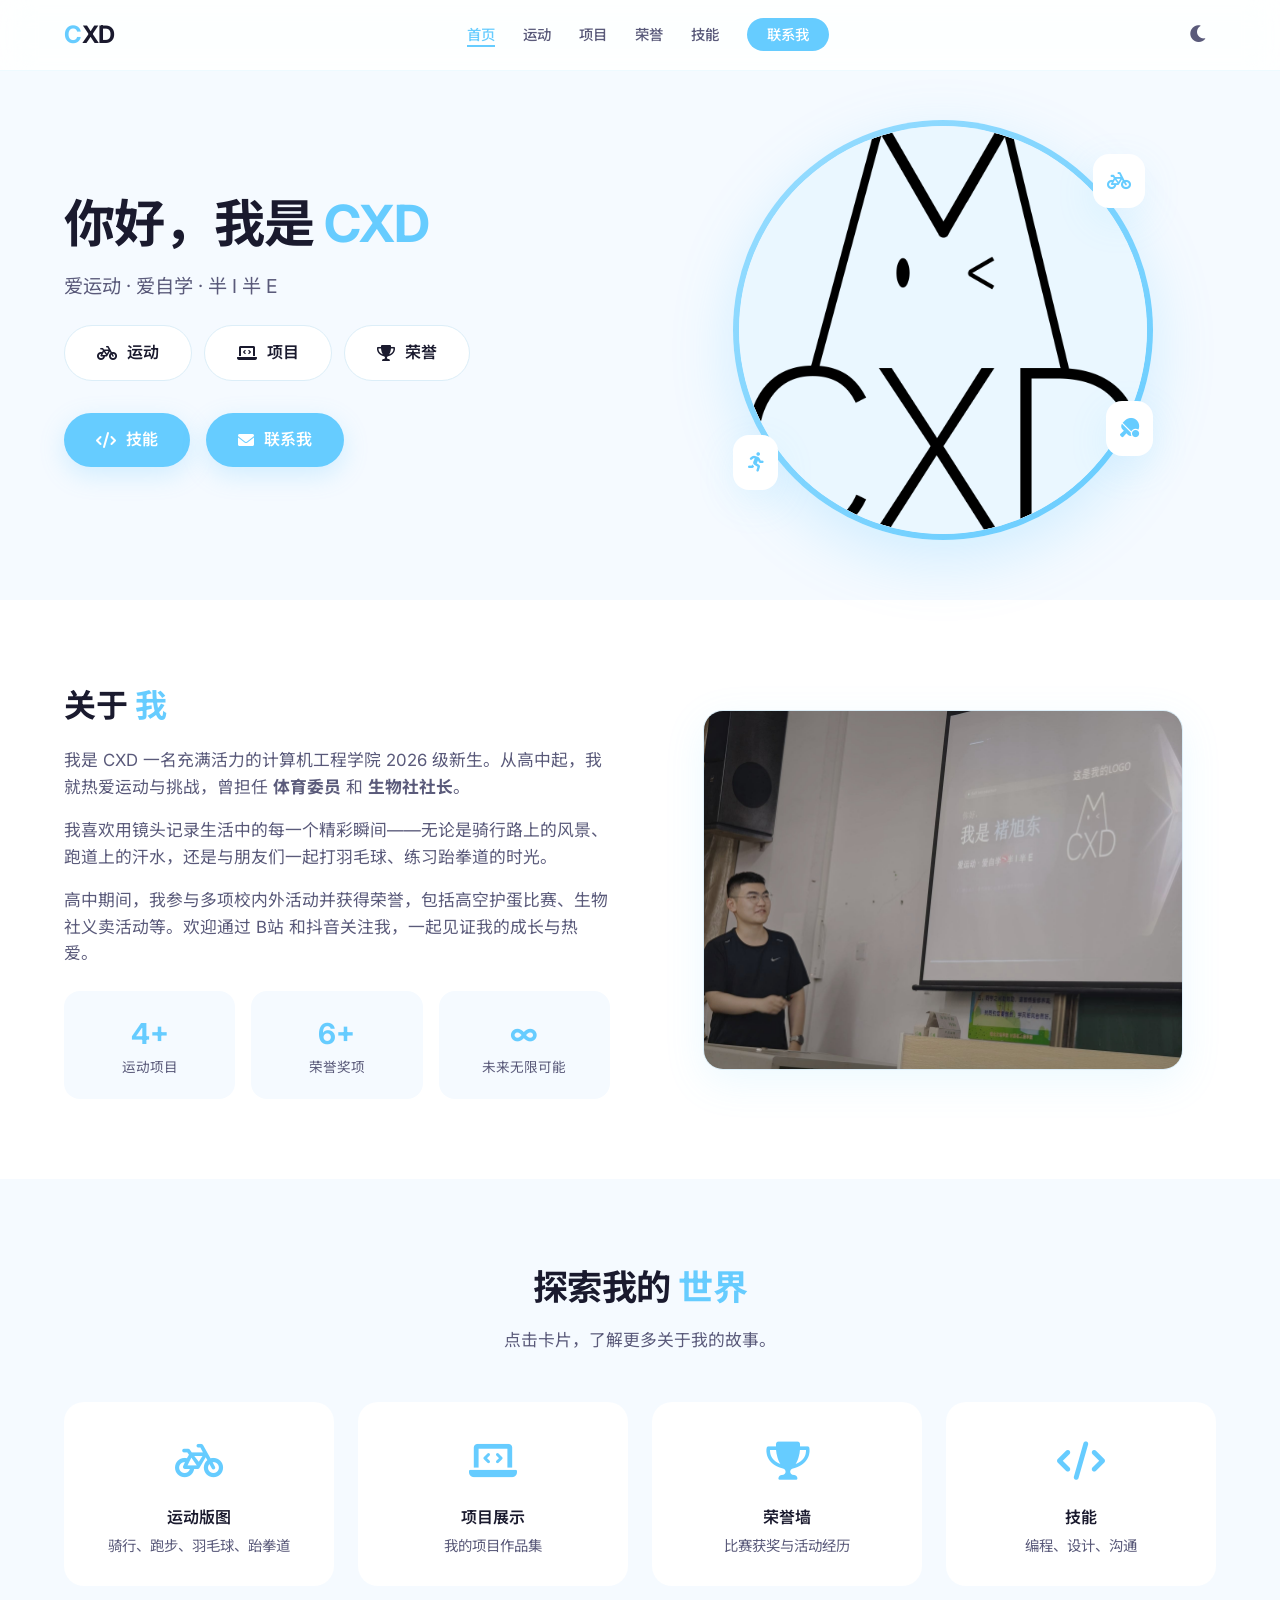
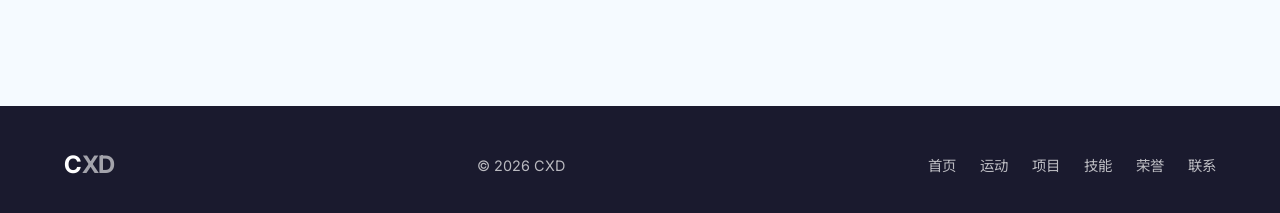
<file: index.html>
<!DOCTYPE html>
<html lang="zh-CN">
<head>
    <meta charset="UTF-8" />
    <meta name="viewport" content="width=device-width, initial-scale=1.0" />
    <title>CXD · 首页</title>
    <link rel="stylesheet" href="css/style.css" />
    <link rel="stylesheet" href="https://cdnjs.cloudflare.com/ajax/libs/font-awesome/6.0.0-beta3/css/all.min.css" />
    <link href="https://fonts.googleapis.com/css2?family=Inter:opsz,wght@14..32,400;14..32,500;14..32,600;14..32,700&family=Noto+Sans+SC:wght@400;500;600;700&display=swap" rel="stylesheet" />
</head>
<body>

    <!-- 弹窗 -->
    <!-- 
    <div class="modal-overlay" id="modalOverlay">
        <div class="modal-box">
            <div class="modal-icon"><i class="fas fa-code"></i></div>
            <h2>网页正在开发中</h2>
            <p>内容仅供参考，更多精彩即将上线！</p>
            <button class="btn btn-primary" id="modalCloseBtn">我知道了</button>
        </div>
    </div>
    -->

    <!-- 导航栏 -->
    <nav class="navbar" id="navbar">
        <div class="container">
            <a href="index.html" class="logo">C<span>XD</span></a>
            <ul class="nav-links" id="navLinks">
                <li><a href="index.html" class="active">首页</a></li>
                <li><a href="sports.html">运动</a></li>
                <li><a href="projects.html">项目</a></li>
                <li><a href="honors.html">荣誉</a></li>
                <li><a href="skills.html">技能</a></li>
                <li><a href="contact.html" class="nav-cta">联系我</a></li>
            </ul>
            <button class="theme-toggle" id="themeToggle" aria-label="切换主题"><i class="fas fa-moon"></i></button>
            <button class="menu-toggle" id="menuToggle" aria-label="菜单">
                <span></span><span></span><span></span>
            </button>
        </div>
    </nav>

    <!-- Hero -->
    <section class="hero" id="home">
        <div class="container">
            <div class="hero-content">
                <h1>你好，我是 <span class="highlight">CXD</span></h1>
                <p class="tagline">爱运动 · 爱自学 · 半 I 半 E</p>
                <div class="hero-badges">
                    <a href="sports.html" class="btn btn-outline"><i class="fas fa-bicycle"></i> 运动</a>
                    <a href="projects.html" class="btn btn-outline"><i class="fas fa-laptop-code"></i> 项目</a>
                    <a href="honors.html" class="btn btn-outline"><i class="fas fa-trophy"></i> 荣誉</a>
                </div>
                <div class="hero-actions">
                    <a href="skills.html" class="btn btn-primary"><i class="fas fa-code"></i> 技能</a>
                    <a href="contact.html" class="btn btn-primary"><i class="fas fa-envelope"></i> 联系我</a>
                </div>
            </div>
            <div class="hero-visual">
                <div class="avatar-wrapper">
                    <div class="avatar">
                       <div class="avatar">
    					<img src="assets/avatar.png" alt="CXD头像" />
                    </div>
                    <div class="floating-icon"><i class="fas fa-bicycle"></i></div>
                    <div class="floating-icon"><i class="fas fa-running"></i></div>
                    <div class="floating-icon"><i class="fas fa-table-tennis"></i></div>
                </div>
            </div>
        </div>
    </section>

    <!-- 关于我 -->
    <section class="about" id="about">
        <div class="container">
            <div class="about-text">
                <h2>关于 <span style="color:var(--primary);">我</span></h2>
                <p>我是 CXD 一名充满活力的计算机工程学院 2026 级新生。从高中起，我就热爱运动与挑战，曾担任 <strong>体育委员</strong> 和 <strong>生物社社长</strong>。</p>
                <p>我喜欢用镜头记录生活中的每一个精彩瞬间——无论是骑行路上的风景、跑道上的汗水，还是与朋友们一起打羽毛球、练习跆拳道的时光。</p>
                <p>高中期间，我参与多项校内外活动并获得荣誉，包括高空护蛋比赛、生物社义卖活动等。欢迎通过 B站 和抖音关注我，一起见证我的成长与热爱。</p>
                <div class="about-stats">
                    <div class="stat"><div class="number">4+</div><div class="label">运动项目</div></div>
                    <div class="stat"><div class="number">6+</div><div class="label">荣誉奖项</div></div>
                    <div class="stat"><div class="number">∞</div><div class="label">未来无限可能</div></div>
                </div>
            </div>
                <div class="about-image">
                <a href="honors.html" class="about-image-link" title="查看我的荣誉">
                    <img src="assets/aboutme.jpg" alt="关于我" />
                </a>
            </div>
        </div>
    </section>

    <!-- 快速导航 -->
    <section class="skills">
        <div class="container">
            <h2 class="section-title">探索我的 <span class="highlight">世界</span></h2>
            <p class="section-subtitle">点击卡片，了解更多关于我的故事。</p>
            <div class="skills-grid">
                <a href="sports.html" class="skill-card">
                    <div class="icon"><i class="fas fa-bicycle"></i></div>
                    <h4>运动版图</h4>
                    <p>骑行、跑步、羽毛球、跆拳道</p>
                </a>
                <a href="projects.html" class="skill-card">
                    <div class="icon"><i class="fas fa-laptop-code"></i></div>
                    <h4>项目展示</h4>
                    <p>我的项目作品集</p>
                </a>
                <a href="honors.html" class="skill-card">
                    <div class="icon"><i class="fas fa-trophy"></i></div>
                    <h4>荣誉墙</h4>
                    <p>比赛获奖与活动经历</p>
                </a>
                <a href="skills.html" class="skill-card">
                    <div class="icon"><i class="fas fa-code"></i></div>
                    <h4>技能</h4>
                    <p>编程、设计、沟通</p>
                </a>
            </div>
        </div>
    </section>

    <!-- 页脚 -->
    <footer class="footer">
        <div class="container">
            <a href="index.html" class="logo">C<span>XD</span></a>
            <p>&copy; 2026 CXD</p>
            <div class="footer-links">
                <a href="index.html">首页</a>
                <a href="sports.html">运动</a>
                <a href="projects.html">项目</a>
                <a href="skills.html">技能</a>
                <a href="honors.html">荣誉</a>
                <a href="contact.html">联系</a>
            </div>
        </div>
    </footer>

    <script src="js/script.js"></script>
</body>
</html>
</file>
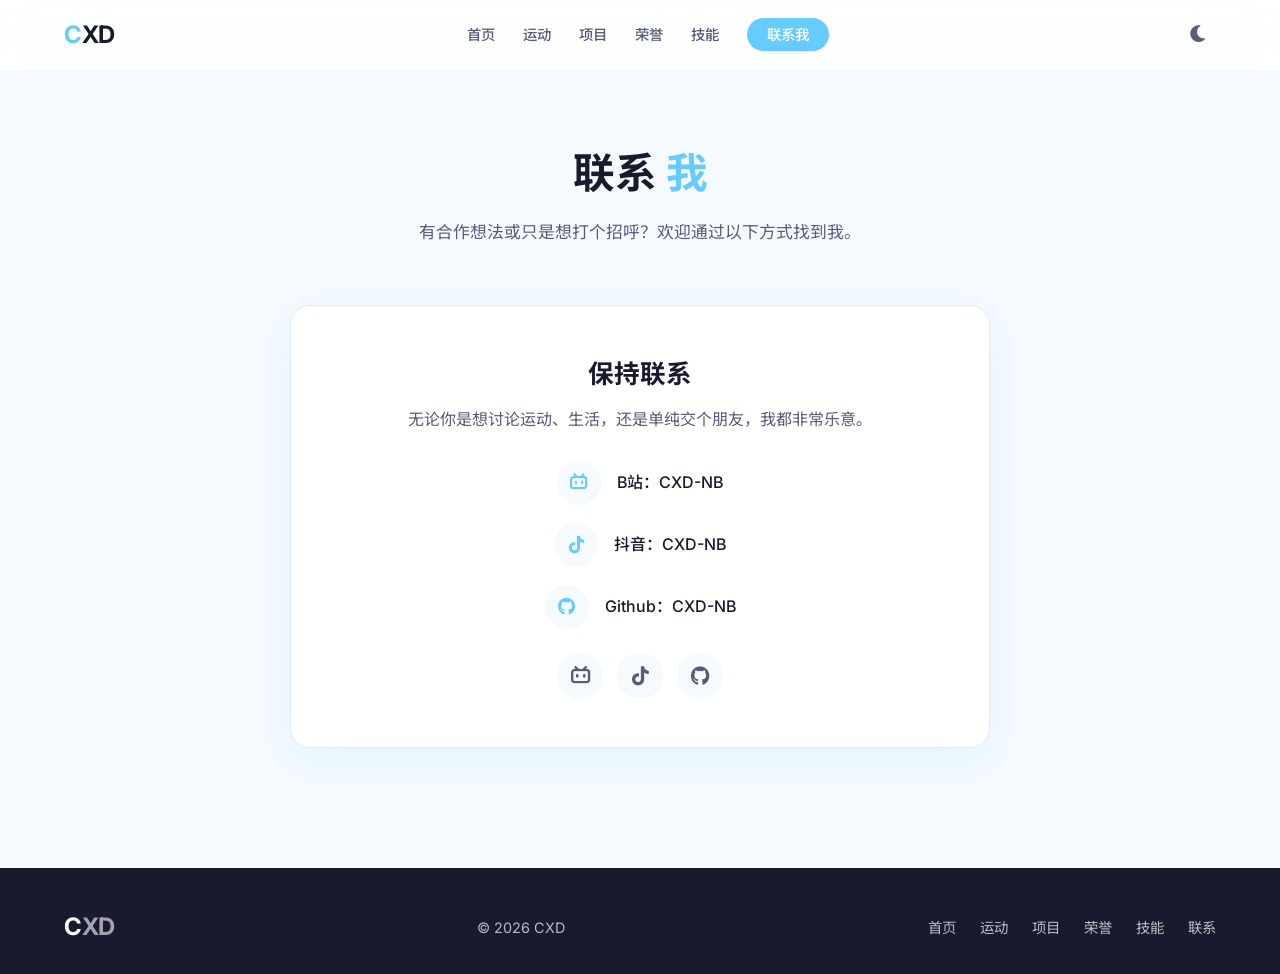
<file: contact.html>
<!DOCTYPE html>
<html lang="zh-CN">
<head>
    <meta charset="UTF-8" />
    <meta name="viewport" content="width=device-width, initial-scale=1.0" />
    <title>CXD · 联系我</title>
    <link rel="stylesheet" href="css/style.css" />
    <link rel="stylesheet" href="https://cdnjs.cloudflare.com/ajax/libs/font-awesome/6.0.0-beta3/css/all.min.css" />
    <link href="https://fonts.googleapis.com/css2?family=Inter:opsz,wght@14..32,400;14..32,500;14..32,600;14..32,700&family=Noto+Sans+SC:wght@400;500;600;700&display=swap" rel="stylesheet" />
</head>
<body>

    <nav class="navbar" id="navbar">
        <div class="container">
            <a href="index.html" class="logo">C<span>XD</span></a>
            <ul class="nav-links" id="navLinks">
                <li><a href="index.html">首页</a></li>
                <li><a href="sports.html">运动</a></li>
                <li><a href="projects.html">项目</a></li>
                <li><a href="honors.html">荣誉</a></li>
                <li><a href="skills.html">技能</a></li>
                <li><a href="contact.html" class="nav-cta active">联系我</a></li>
            </ul>
            <button class="theme-toggle" id="themeToggle" aria-label="切换主题"><i class="fas fa-moon"></i></button>
            <button class="menu-toggle" id="menuToggle" aria-label="菜单"><span></span><span></span><span></span></button>
        </div>
    </nav>

    <div class="page-header">
        <h1>联系 <span style="color:var(--primary);">我</span></h1>
        <p>有合作想法或只是想打个招呼？欢迎通过以下方式找到我。</p>
    </div>

    <section class="contact" style="padding-top:20px;">
        <div class="container">
            <div class="contact-wrapper">
                <div class="contact-info">
                    <h3>保持联系</h3>
                    <p>无论你是想讨论运动、生活，还是单纯交个朋友，我都非常乐意。</p>
                    <a href="https://space.bilibili.com/1492000998" target="_blank" class="contact-item">
                        <div class="icon"><i class="fab fa-bilibili"></i></div>
                        <div class="info">
                            B站：CXD-NB
                        </div>
                    </a>
                    <a href="https://v.douyin.com/TBlBTiqC5CA/ 7@1.com :5pm" target="_blank" class="contact-item">
                        <div class="icon"><i class="fab fa-tiktok"></i></div>
                        <div class="info">
                            抖音：CXD-NB
                        </div>
                    </a>
                    <a href="https://github.com/CXD-NB" target="_blank" class="contact-item">
                        <div class="icon"><i class="fab fa-github"></i></div>
                        <div class="info">
                            Github：CXD-NB
                        </div>
                    </a>
                    <div class="social-links">
                        <a href="https://space.bilibili.com/1492000998" target="_blank" aria-label="B站"><i class="fab fa-bilibili"></i></a>
                        <a href="https://v.douyin.com/TBlBTiqC5CA/ 7@1.com :5pm" target="_blank" aria-label="抖音"><i class="fab fa-tiktok"></i></a>
                        <a href="https://github.com/CXD-NB" target="_blank" aria-label="Github"><i class="fab fa-github"></i></a>
                    </div>
                </div>
            </div>
        </div>
    </section>

    <footer class="footer">
        <div class="container">
            <a href="index.html" class="logo">C<span>XD</span></a>
            <p>&copy; 2026 CXD</p>
            <div class="footer-links">
                <a href="index.html">首页</a>
                <a href="sports.html">运动</a>
                <a href="projects.html">项目</a>
                <a href="honors.html">荣誉</a>
                <a href="skills.html">技能</a>
                <a href="contact.html">联系</a>
            </div>
        </div>
    </footer>

    <script src="js/script.js"></script>
</body>
</html>
</file>
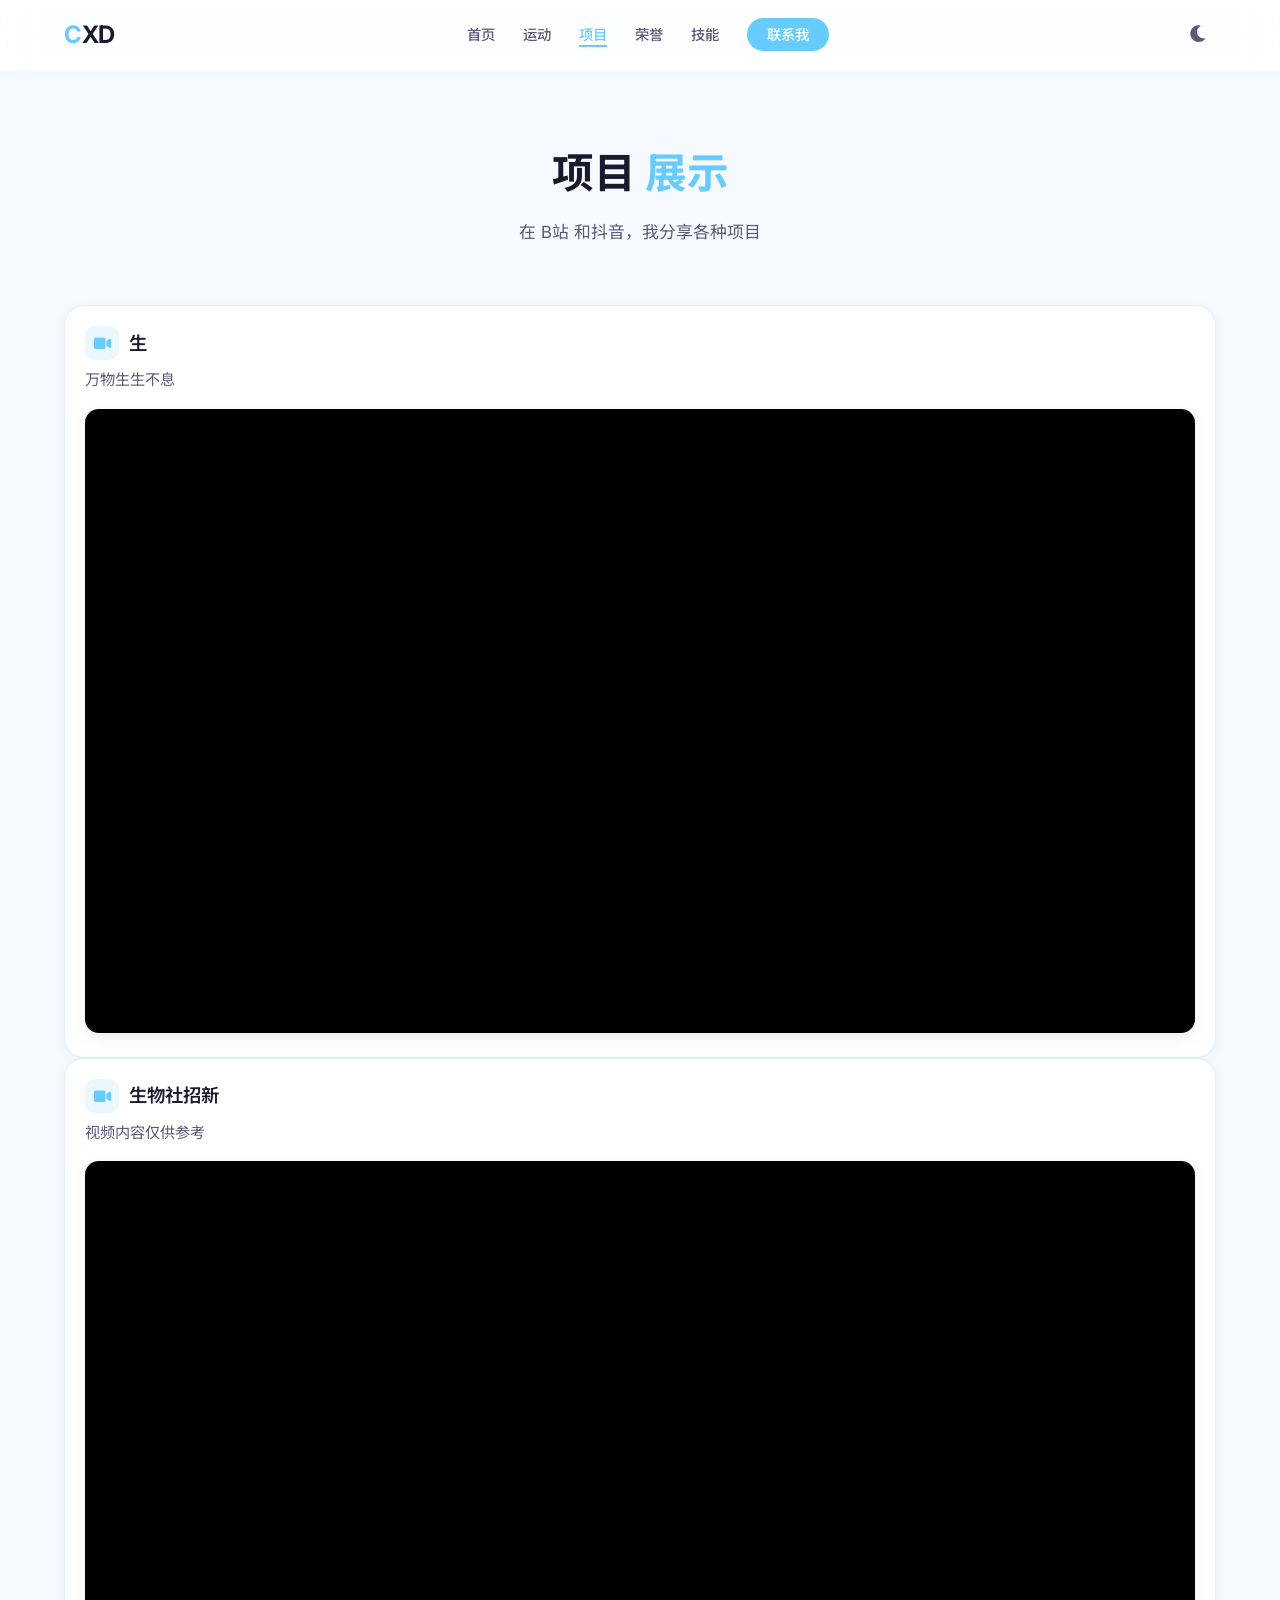
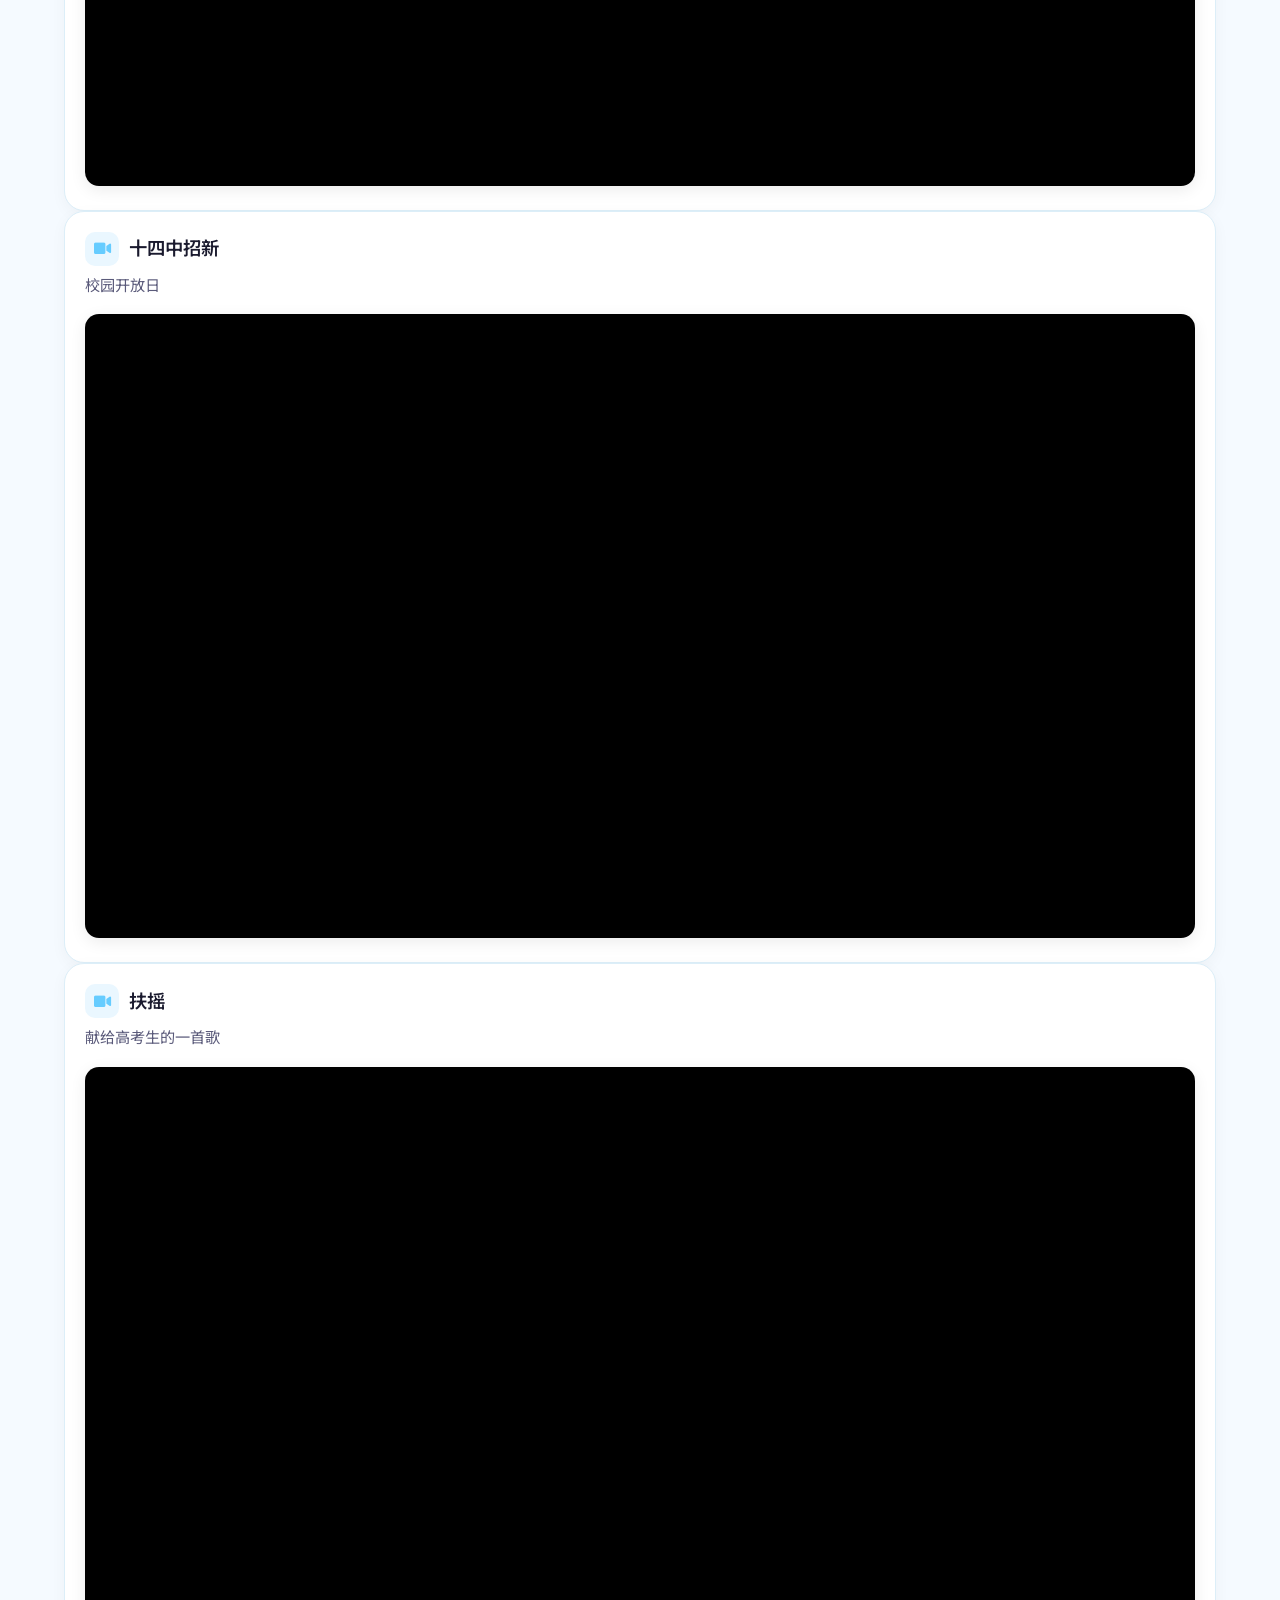
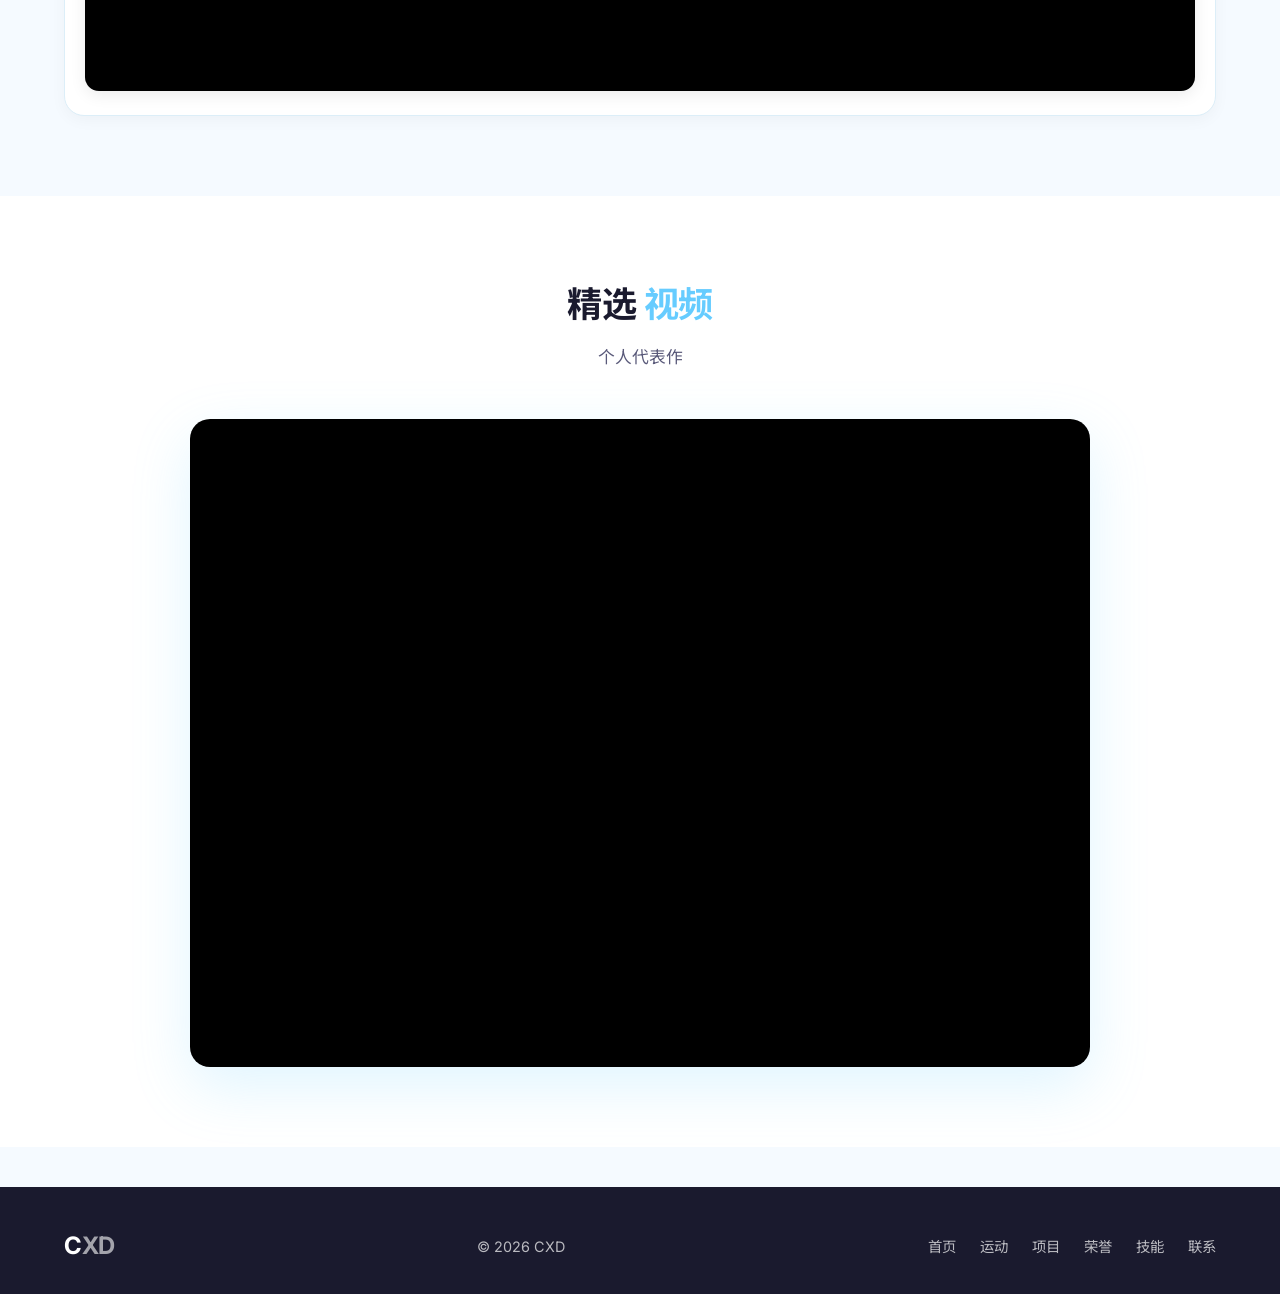
<file: projects.html>
<!DOCTYPE html>
<html lang="zh-CN">
<head>
    <meta charset="UTF-8" />
    <meta name="viewport" content="width=device-width, initial-scale=1.0" />
    <title>CXD · 项目展示</title>
    <link rel="stylesheet" href="css/style.css" />
    <link rel="stylesheet" href="https://cdnjs.cloudflare.com/ajax/libs/font-awesome/6.0.0-beta3/css/all.min.css" />
    <link href="https://fonts.googleapis.com/css2?family=Inter:opsz,wght@14..32,400;14..32,500;14..32,600;14..32,700&family=Noto+Sans+SC:wght@400;500;600;700&display=swap" rel="stylesheet" />
</head>
<body>

    <nav class="navbar" id="navbar">
        <div class="container">
            <a href="index.html" class="logo">C<span>XD</span></a>
            <ul class="nav-links" id="navLinks">
                <li><a href="index.html">首页</a></li>
                <li><a href="sports.html">运动</a></li>
                <li><a href="projects.html" class="active">项目</a></li>
                <li><a href="honors.html">荣誉</a></li>
                <li><a href="skills.html">技能</a></li>
                <li><a href="contact.html" class="nav-cta">联系我</a></li>
            </ul>
            <button class="theme-toggle" id="themeToggle" aria-label="切换主题"><i class="fas fa-moon"></i></button>
            <button class="menu-toggle" id="menuToggle" aria-label="菜单"><span></span><span></span><span></span></button>
        </div>
    </nav>

    <div class="page-header">
        <h1>项目 <span style="color:var(--primary);">展示</span></h1>
        <p>在 B站 和抖音，我分享各种项目</p>
    </div>

    <section class="skills" style="padding-top:20px;">
        <div class="container">
            <div class="rojects-grid projects-grid--2col">
                <!-- 视频卡片 1 -->
                <div class="project-card project-card--video">
                    <div class="project-body">
                        <h3><i class="fas fa-video"></i> 生</h3>
                        <p>万物生生不息</p>
                        <div class="video-container">
                            <iframe src="//player.bilibili.com/player.html?isOutside=true&aid=115345021014138&bvid=BV1Swx2zZEzN&cid=25878797414&p=1" scrolling="no" border="0" frameborder="no" framespacing="0" allowfullscreen="true"></iframe>
                        </div>
                    </div>
                </div>

                <!-- 视频卡片 2 -->
                <div class="project-card project-card--video">
                    <div class="project-body">
                        <h3><i class="fas fa-video"></i> 生物社招新</h3>
                        <p>视频内容仅供参考</p>
                        <div class="video-container">
                            <iframe src="//player.bilibili.com/player.html?isOutside=true&aid=113108282514554&bvid=BV1S4pnesE9f&cid=25636179978&p=1" scrolling="no" border="0" frameborder="no" framespacing="0" allowfullscreen="true"></iframe>
                        </div>
                    </div>
                </div>

                <!-- 视频卡片 3 -->
                <div class="project-card project-card--video">
                    <div class="project-body">                     
                        <h3><i class="fas fa-video"></i> 十四中招新</h3>
                        <p>校园开放日</p>
                        <div class="video-container">
                            <iframe src="//player.bilibili.com/player.html?isOutside=true&aid=114206049312329&bvid=BV1wmXWYCEGw&cid=25774726679&p=1" scrolling="no" border="0" frameborder="no" framespacing="0" allowfullscreen="true"></iframe>
                        </div>
                    </div>
                </div>

                <!-- 视频卡片 4 -->
                <div class="project-card project-card--video">
                    <div class="project-body">
                        <h3><i class="fas fa-video"></i> 扶摇</h3>
                        <p>献给高考生的一首歌</p>
                        <div class="video-container">
                            <iframe src="//player.bilibili.com/player.html?isOutside=true&aid=115815001101052&bvid=BV1fpiGBQEN7&cid=25966024262&p=1" scrolling="no" border="0" frameborder="no" framespacing="0" allowfullscreen="true"></iframe>
                        </div>
                    </div>
                </div>

            </div>
        </div>
    </section>
    <!-- 视频展示区 -->
    <section class="skills" style="background:var(--card-bg);">
        <div class="container">
            <h2 class="section-title">精选 <span class="highlight">视频</span></h2>
            <p class="section-subtitle">个人代表作</p>
            <div class="video-container video-container--featured">
                <iframe src="//player.bilibili.com/player.html?isOutside=true&aid=325448069&bvid=BV1hw411G7tM&cid=1386342740&p=1" scrolling="no" border="0" frameborder="no" framespacing="0" allowfullscreen="true"></iframe>
            </div>
        </div>
    </section>

    <footer class="footer">
        <div class="container">
            <a href="index.html" class="logo">C<span>XD</span></a>
            <p>&copy; 2026 CXD</p>
            <div class="footer-links">
                <a href="index.html">首页</a>
                <a href="sports.html">运动</a>
                <a href="projects.html">项目</a>
                <a href="honors.html">荣誉</a>
                <a href="skills.html">技能</a>
                <a href="contact.html">联系</a>
            </div>
        </div>
    </footer>

    <script src="js/script.js"></script>
</body>
</html>
</file>
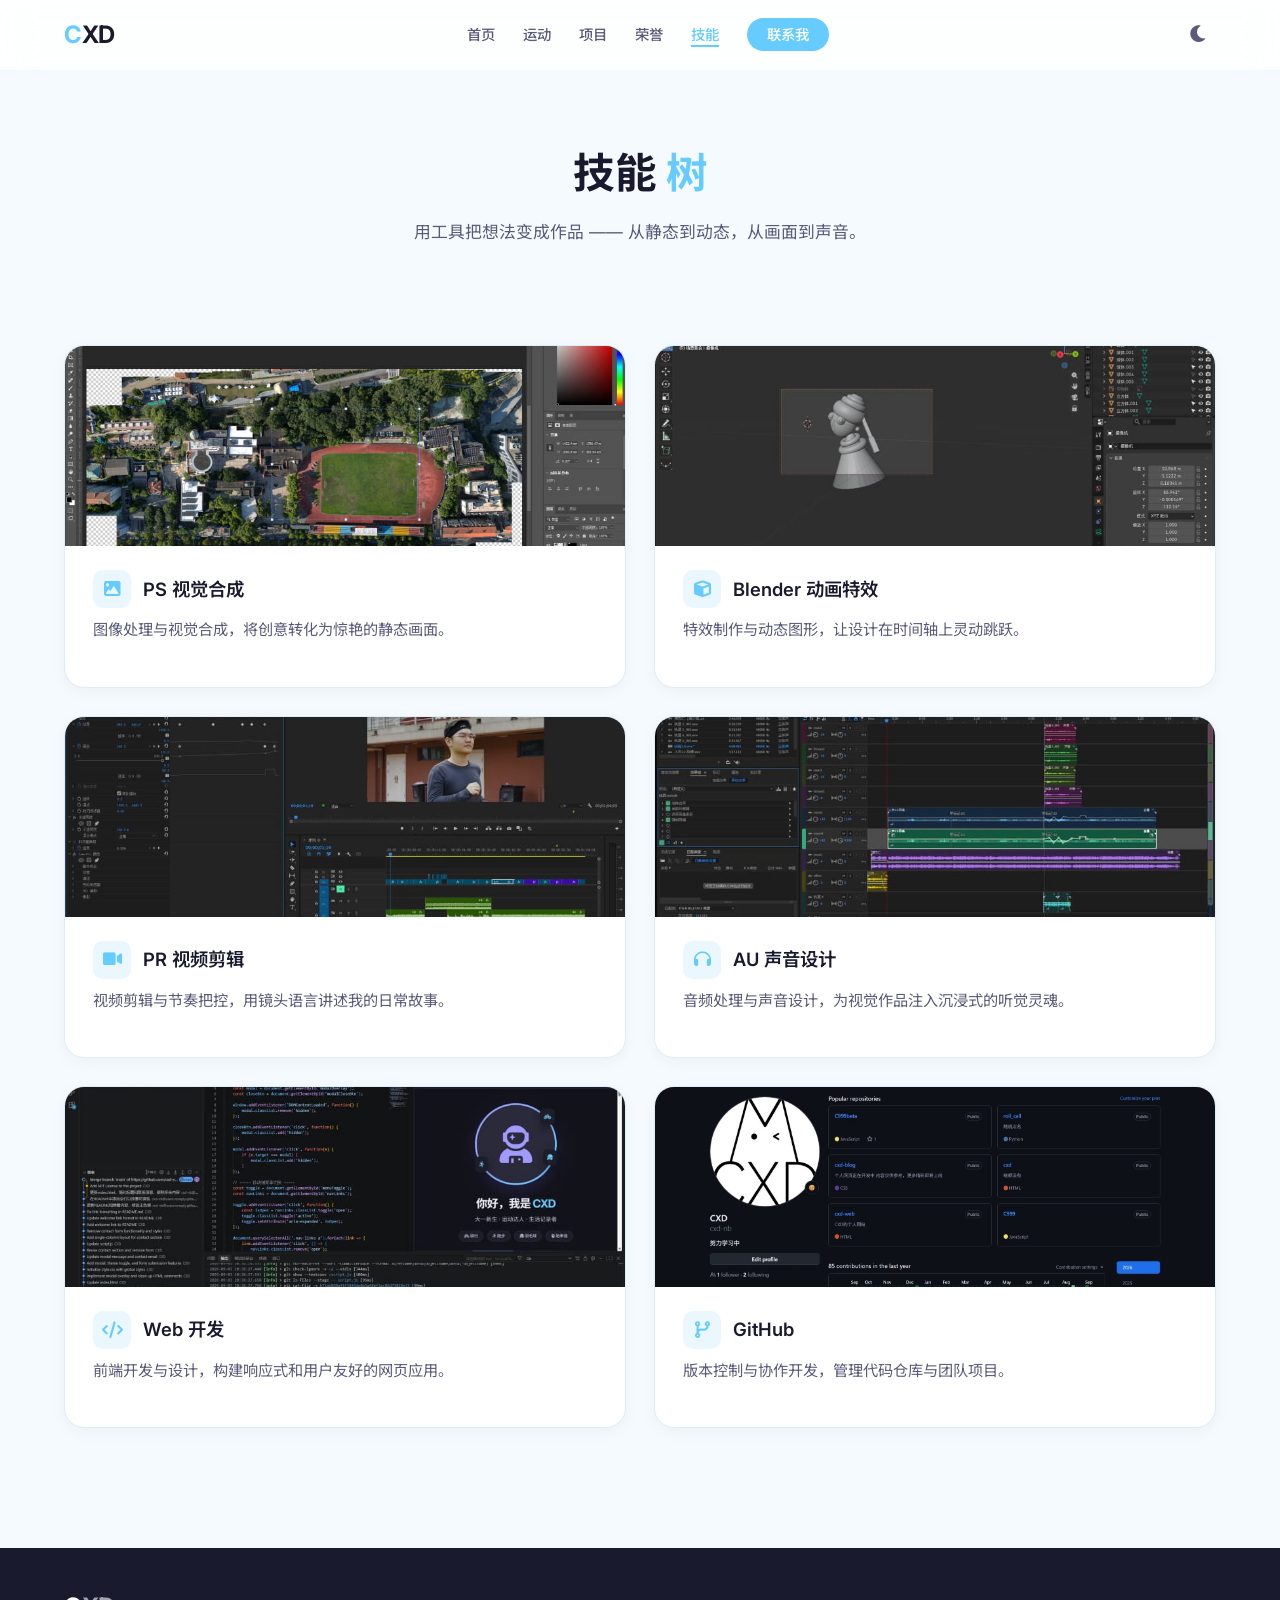
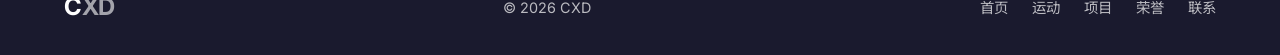
<file: skills.html>
<!DOCTYPE html>
<html lang="zh-CN">
<head>
    <meta charset="UTF-8" />
    <meta name="viewport" content="width=device-width, initial-scale=1.0" />
    <title>CXD · 技能树</title>
    <link rel="stylesheet" href="css/style.css" />
    <link rel="stylesheet" href="https://cdnjs.cloudflare.com/ajax/libs/font-awesome/6.0.0-beta3/css/all.min.css" />
    <link href="https://fonts.googleapis.com/css2?family=Inter:opsz,wght@14..32,400;14..32,500;14..32,600;14..32,700&family=Noto+Sans+SC:wght@400;500;600;700&display=swap" rel="stylesheet" />
</head>
<body>

    <nav class="navbar" id="navbar">
        <div class="container">
            <a href="index.html" class="logo">C<span>XD</span></a>
            <ul class="nav-links" id="navLinks">
                <li><a href="index.html">首页</a></li>
                <li><a href="sports.html">运动</a></li>
                <li><a href="projects.html">项目</a></li>
                <li><a href="honors.html">荣誉</a></li>
                <li><a href="skills.html" class="active">技能</a></li>
                <li><a href="contact.html" class="nav-cta">联系我</a></li>
            </ul>
            <button class="theme-toggle" id="themeToggle" aria-label="切换主题"><i class="fas fa-moon"></i></button>
            <button class="menu-toggle" id="menuToggle" aria-label="菜单"><span></span><span></span><span></span></button>
        </div>
    </nav>

    <div class="page-header">
        <h1>技能 <span style="color:var(--primary);">树</span></h1>
        <p>用工具把想法变成作品 —— 从静态到动态，从画面到声音。</p>
    </div>

    <section class="skills-tree">
        <div class="container">
            <div class="skills-tree-grid">

                <!-- PS -->
                <div class="skill-card-lg">
                    <div class="skill-preview">
                        <img src="assets/skills/ps.jpg" alt="PS 作品截图"> 
                    </div>
                    <div class="skill-info">
                        <div class="skill-head">
                            <span class="skill-icon"><i class="fas fa-image"></i></span>
                            <h4>PS 视觉合成</h4>
                        </div>
                        <p>图像处理与视觉合成，将创意转化为惊艳的静态画面。</p>
                    </div>
                </div>

                <!-- Blender -->
                <div class="skill-card-lg">
                    <div class="skill-preview">
                        <img src="assets/skills/blender.jpg" alt="Blender 作品截图"> 
                    </div>
                    <div class="skill-info">
                        <div class="skill-head">
                            <span class="skill-icon"><i class="fas fa-cube"></i></span>
                            <h4>Blender 动画特效</h4>
                        </div>
                        <p>特效制作与动态图形，让设计在时间轴上灵动跳跃。</p>
                    </div>
                </div>

                <!-- PR -->
                <div class="skill-card-lg">
                    <div class="skill-preview">
                        <img src="assets/skills/pr.jpg" alt="PR 作品截图"> 
                    </div>
                    <div class="skill-info">
                        <div class="skill-head">
                            <span class="skill-icon"><i class="fas fa-video"></i></span>
                            <h4>PR 视频剪辑</h4>
                        </div>
                        <p>视频剪辑与节奏把控，用镜头语言讲述我的日常故事。</p>
                    </div>
                </div>

                <!-- AU -->
                <div class="skill-card-lg">
                    <div class="skill-preview">
                        <img src="assets/skills/au.jpg" alt="AU 作品截图"> 
                    </div>
                    <div class="skill-info">
                        <div class="skill-head">
                            <span class="skill-icon"><i class="fas fa-headphones"></i></span>
                            <h4>AU 声音设计</h4>
                        </div>
                        <p>音频处理与声音设计，为视觉作品注入沉浸式的听觉灵魂。</p>
                    </div>
                </div>

                 <!-- web -->
                <div class="skill-card-lg">
                    <div class="skill-preview">
                        <img src="assets/skills/web.jpg" alt="Web 作品截图"> 
                    </div>
                    <div class="skill-info">
                        <div class="skill-head">
                            <span class="skill-icon"><i class="fas fa-code"></i></span>
                            <h4>Web 开发</h4>
                        </div>
                        <p>前端开发与设计，构建响应式和用户友好的网页应用。</p>
                    </div>
                </div>
                 <!-- github -->
                <div class="skill-card-lg">
                    <div class="skill-preview">
                        <img src="assets/skills/github.jpg" alt="GitHub 作品截图"> 
                    </div>
                    <div class="skill-info">
                        <div class="skill-head">
                            <span class="skill-icon"><i class="fas fa-code-branch"></i></span>
                            <h4>GitHub</h4>
                        </div>
                        <p>版本控制与协作开发，管理代码仓库与团队项目。</p>
                    </div>
                </div>

            </div>
        </div>
    </section>

    <footer class="footer">
        <div class="container">
            <a href="index.html" class="logo">C<span>XD</span></a>
            <p>&copy; 2026 CXD</p>
            <div class="footer-links">
                <a href="index.html">首页</a>
                <a href="sports.html">运动</a>
                <a href="projects.html">项目</a>
                <a href="honors.html">荣誉</a>
                <a href="contact.html">联系</a>
            </div>
        </div>
    </footer>

    <script src="js/script.js"></script>
</body>
</html>
</file>
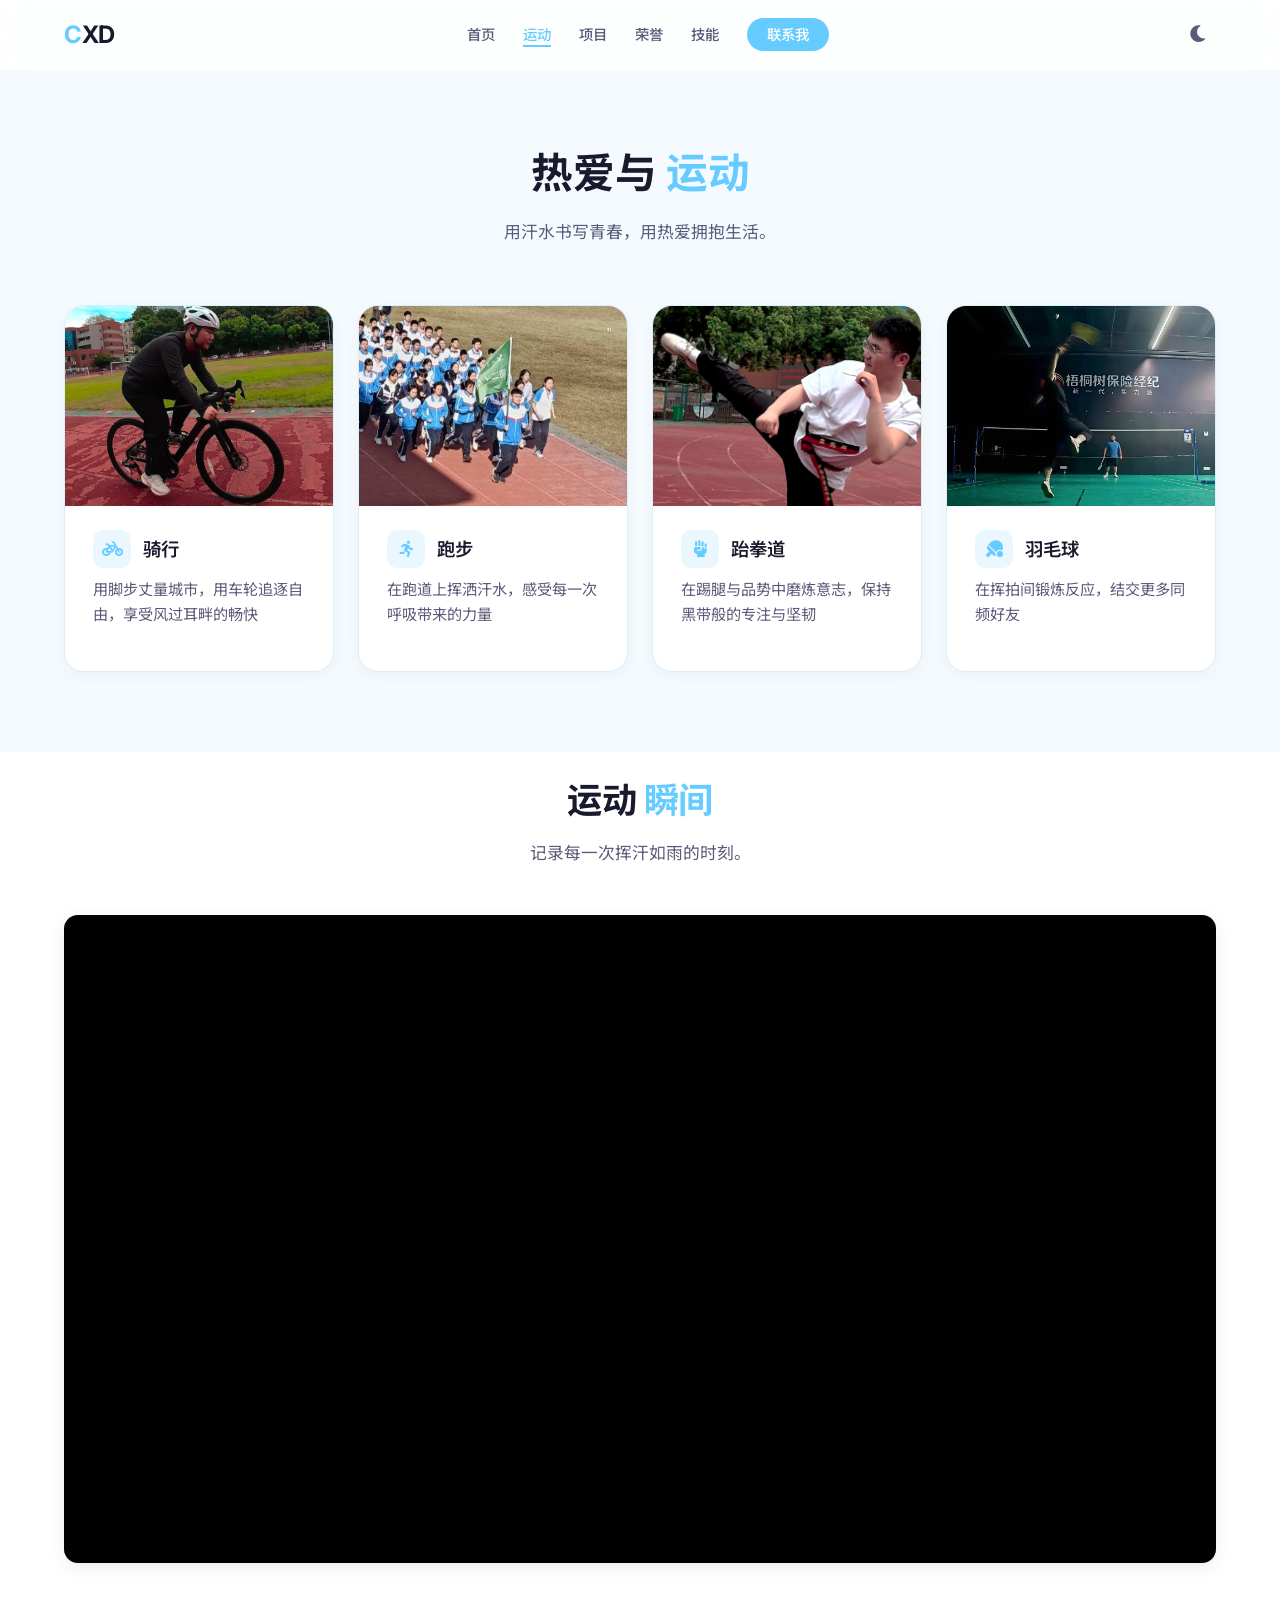
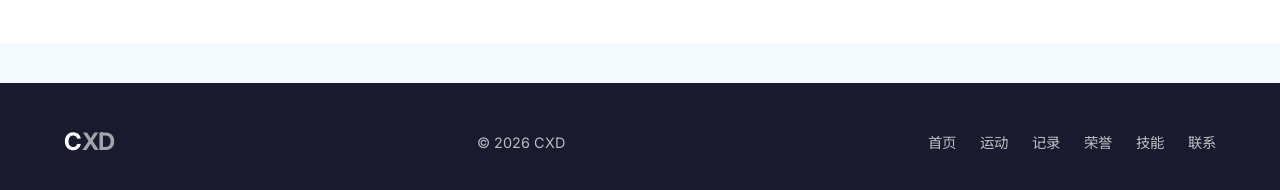
<file: sports.html>
<!DOCTYPE html>
<html lang="zh-CN">
<head>
    <meta charset="UTF-8" />
    <meta name="viewport" content="width=device-width, initial-scale=1.0" />
    <title>CXD · 运动版图</title>
    <link rel="stylesheet" href="css/style.css" />
    <link rel="stylesheet" href="https://cdnjs.cloudflare.com/ajax/libs/font-awesome/6.0.0-beta3/css/all.min.css" />
    <link href="https://fonts.googleapis.com/css2?family=Inter:opsz,wght@14..32,400;14..32,500;14..32,600;14..32,700&family=Noto+Sans+SC:wght@400;500;600;700&display=swap" rel="stylesheet" />
</head>
<body>

    <nav class="navbar" id="navbar">
        <div class="container">
            <a href="index.html" class="logo">C<span>XD</span></a>
            <ul class="nav-links" id="navLinks">
                <li><a href="index.html">首页</a></li>
                <li><a href="sports.html" class="active">运动</a></li>
                <li><a href="projects.html">项目</a></li>
                <li><a href="honors.html">荣誉</a></li>
                <li><a href="skills.html">技能</a></li>
                <li><a href="contact.html" class="nav-cta">联系我</a></li>
            </ul>
            <button class="theme-toggle" id="themeToggle" aria-label="切换主题"><i class="fas fa-moon"></i></button>
            <button class="menu-toggle" id="menuToggle" aria-label="菜单"><span></span><span></span><span></span></button>
        </div>
    </nav>

    <div class="page-header">
        <h1>热爱与 <span style="color:var(--primary);">运动</span></h1>
        <p>用汗水书写青春，用热爱拥抱生活。</p>
    </div>

    <section class="skills" style="padding-top:20px;">
        <div class="container">
            <div class="skills-grid">
                 <!-- 骑行 -->
                <div class="skill-card-lg">
                    <div class="skill-preview">
                        <img src="assets\sports\ride.jpg" alt="骑行作品截图"> 
                    </div>
                    <div class="skill-info">
                        <div class="skill-head">
                            <div class="skill-icon"><i class="fas fa-bicycle"></i></div>
                            <h4>骑行</h4>
                        </div>
                        <p>用脚步丈量城市，用车轮追逐自由，享受风过耳畔的畅快</p>
                    </div>
                </div>
                 <!-- 跑步 -->
                <div class="skill-card-lg">
                    <div class="skill-preview">
                        <img src="assets\sports\run.jpg" alt="跑步作品截图"> 
                    </div>
                    <div class="skill-info">
                        <div class="skill-head">
                            <div class="skill-icon"><i class="fas fa-running"></i></div>
                            <h4>跑步</h4>
                        </div>
                        <p>在跑道上挥洒汗水，感受每一次呼吸带来的力量</p>
                    </div>
                </div>
                 <!-- 跆拳道 -->
                <div class="skill-card-lg">
                    <div class="skill-preview">
                        <img src="assets\sports\kick.jpg" alt="跆拳道作品截图"> 
                    </div>
                    <div class="skill-info">
                        <div class="skill-head">
                            <div class="skill-icon"><i class="fas fa-fist-raised"></i></div>
                            <h4>跆拳道</h4>
                        </div>
                        <p>在踢腿与品势中磨炼意志，保持黑带般的专注与坚韧</p>
                    </div>
                </div>
                
                 <!-- 羽毛球 -->
                <div class="skill-card-lg">
                    <div class="skill-preview">
                        <img src="assets\sports\badminton.jpg" alt="羽毛球作品截图"> 
                    </div>
                    <div class="skill-info">
                        <div class="skill-head">
                            <div class="skill-icon"><i class="fas fa-table-tennis"></i></div>
                            <h4>羽毛球</h4>
                        </div>
                        <p>在挥拍间锻炼反应，结交更多同频好友</p>
                    </div>
                </div>
               
               
            </div>
        </div>
    </section>

    <!-- 运动视频位 -->
    <section class="skills" style="background:var(--card-bg);padding-top:20px;">
        <div class="container">
            <h2 class="section-title">运动 <span class="highlight">瞬间</span></h2>
            <p class="section-subtitle">记录每一次挥汗如雨的时刻。</p>
            <div class="video-container">
               <iframe src="//player.bilibili.com/player.html?isOutside=true&aid=117110067958113&bvid=BV1FDbe6MEqv&cid=40993096921&p=1" scrolling="no" border="0" frameborder="no" framespacing="0" allowfullscreen="true"></iframe>
            </div>
        </div>
    </section>

    <footer class="footer">
        <div class="container">
            <a href="index.html" class="logo">C<span>XD</span></a>
            <p>&copy; 2026 CXD</p>
            <div class="footer-links">
                <a href="index.html">首页</a>
                <a href="sports.html">运动</a>
                <a href="projects.html">记录</a>
                <a href="honors.html">荣誉</a>
                <a href="skills.html">技能</a>
                <a href="contact.html">联系</a>
            </div>
        </div>
    </footer>

    <script src="js/script.js"></script>
</body>
</html>
</file>
<file: css/style.css>
/* ===== 主题变量 ===== */
:root {
    --primary: #66ccff;
    --primary-dark: #3ab8f5;
    --primary-light: #99ddff;
    --primary-glow: rgba(102, 204, 255, 0.25);
    --bg: #f5faff;
    --card-bg: #ffffff;
    --text: #1a1a2e;
    --text-light: #5a5a7a;
    --border: #dceef8;
    --shadow: 0 12px 40px rgba(102, 204, 255, 0.12);
    --radius: 20px;
    --transition: 0.3s cubic-bezier(0.4, 0, 0.2, 1);
    --primary: #66ccff;
    --primary-dark: #3ab8f5;
    --primary-light: #99ddff;
    --primary-bg: #eaf7ff;              
    --primary-glow: rgba(102, 204, 255, 0.25);
    --bg: #f5faff;
    --card-bg: #ffffff;
    --text: #1a1a2e;
    --text-light: #5a5a7a;
    --border: #dceef8;
    --shadow: 0 12px 40px rgba(102, 204, 255, 0.12);
    --radius: 20px;
    --transition: 0.3s cubic-bezier(0.4, 0, 0.2, 1);
}

body.dark {
    --bg: #0d1117;
    --card-bg: #161b22;
    --primary-bg: #1a2a3a;              
    --text: #e6edf3;
    --text-light: #8b949e;
    --border: #21262d;
    --shadow: 0 12px 40px rgba(0, 0, 0, 0.4);
}

/* ===== 全局重置 ===== */
*, *::before, *::after { margin: 0; padding: 0; box-sizing: border-box; }
html { scroll-behavior: smooth; }
body {
    font-family: 'Inter', 'Noto Sans SC', -apple-system, sans-serif;
    background: var(--bg);
    color: var(--text);
    line-height: 1.6;
    padding-top: 80px;
    transition: background 0.3s, color 0.3s;
}
a { text-decoration: none; color: inherit; }
ul { list-style: none; }
img { max-width: 100%; display: block; }
.container { max-width: 1200px; margin: 0 auto; padding: 0 24px; }

/* ===== 弹窗 ===== */
.modal-overlay {
    position: fixed; top: 0; left: 0; width: 100%; height: 100%;
    background: rgba(0,0,0,0.5); backdrop-filter: blur(6px);
    display: flex; align-items: center; justify-content: center;
    z-index: 9999; opacity: 1; transition: opacity 0.4s;
}
.modal-overlay.hidden { opacity: 0; pointer-events: none; }
.modal-box {
    background: var(--card-bg); border-radius: var(--radius);
    padding: 48px 40px 40px; max-width: 420px; width: 90%;
    text-align: center; box-shadow: 0 30px 80px rgba(0,0,0,0.2);
    border: 1px solid var(--border);
}
.modal-icon { font-size: 3rem; color: var(--primary); margin-bottom: 16px; }
.modal-box h2 { font-size: 1.6rem; font-weight: 700; margin-bottom: 8px; }
.modal-box p { color: var(--text-light); margin-bottom: 24px; }

/* ===== 导航栏 ===== */
.navbar {
    position: fixed; top: 0; left: 0; width: 100%;
    background: rgba(255,255,255,0.85); backdrop-filter: blur(16px) saturate(180%);
    border-bottom: 1px solid rgba(102,204,255,0.1);
    z-index: 1000; padding: 16px 0; transition: var(--transition);
}
body.dark .navbar { background: rgba(13,17,23,0.88); border-bottom-color: rgba(255,255,255,0.06); }
.navbar .container { display: flex; align-items: center; justify-content: space-between; }
.logo { font-size: 1.5rem; font-weight: 700; color: var(--primary); letter-spacing: -0.5px; }
.logo span { color: var(--text); }
.nav-links { display: flex; gap: 28px; align-items: center; }
.nav-links a {
    font-size: 0.9rem; font-weight: 500; color: var(--text-light);
    transition: var(--transition); position: relative;
}
.nav-links a::after {
    content: ''; position: absolute; bottom: -4px; left: 0;
    width: 0; height: 2px; background: var(--primary); transition: var(--transition);
}
.nav-links a:hover, .nav-links a.active { color: var(--primary); }
.nav-links a:hover::after, .nav-links a.active::after { width: 100%; }
.nav-cta {
    background: var(--primary); color: #fff !important;
    padding: 8px 20px; border-radius: 40px; font-weight: 600;
}
.nav-cta::after { display: none !important; }
.nav-cta:hover {
    background: var(--primary-dark); transform: translateY(-2px);
    box-shadow: 0 8px 24px var(--primary-glow);
}
.theme-toggle, .menu-toggle {
    background: none; border: none; cursor: pointer; color: var(--text-light);
    font-size: 1.2rem; padding: 4px 8px; border-radius: 40px; transition: var(--transition);
}
.theme-toggle:hover { color: var(--primary); transform: rotate(20deg); }
.menu-toggle { display: none; flex-direction: column; gap: 5px; padding: 4px; }
.menu-toggle span {
    display: block; width: 26px; height: 2.5px;
    background: var(--text); border-radius: 4px; transition: var(--transition);
}

/* ===== 通用标题 ===== */
.section-title {
    font-size: 2.2rem; font-weight: 700; letter-spacing: -0.5px;
    margin-bottom: 12px; text-align: center;
}
.section-title .highlight { color: var(--primary); }
.section-subtitle {
    text-align: center; color: var(--text-light);
    font-size: 1.05rem; max-width: 600px; margin: 0 auto 48px;
}

/* ===== 按钮 ===== */
.btn {
    display: inline-flex; align-items: center; gap: 10px;
    padding: 14px 32px; border-radius: 40px; font-weight: 600;
    font-size: 1rem; transition: var(--transition);
    border: none; cursor: pointer; background: var(--card-bg);
    color: var(--text); border: 1px solid var(--border);
}
.btn-primary {
    background: var(--primary); color: #fff;
    border: none; box-shadow: 0 8px 24px var(--primary-glow);
}
.btn-primary:hover {
    background: var(--primary-dark); transform: translateY(-3px);
    box-shadow: 0 14px 32px rgba(102,204,255,0.4);
}
.btn-outline:hover { border-color: var(--primary); color: var(--primary); transform: translateY(-3px); }

/* ===== Hero（首页） ===== */
.hero { padding: 40px 0 60px; }
.hero .container { display: grid; grid-template-columns: 1fr 1fr; gap: 60px; align-items: center; }
.hero-content h1 { font-size: 3.2rem; font-weight: 700; line-height: 1.2; letter-spacing: -1px; }
.hero-content h1 .highlight { color: var(--primary); }
.hero-content .tagline { font-size: 1.2rem; color: var(--text-light); margin: 16px 0 24px; }
.hero-badges { display: flex; flex-wrap: wrap; gap: 12px; margin-bottom: 32px; }
.badge {
    background: var(--card-bg); border: 1px solid var(--border);
    padding: 6px 18px; border-radius: 40px; font-size: 0.85rem;
    font-weight: 500; color: var(--text-light);
}
.badge i { color: var(--primary); margin-right: 6px; }
.hero-actions { display: flex; flex-wrap: wrap; gap: 16px; }

.hero-visual { display: flex; justify-content: center; align-items: center; }
.avatar-wrapper {
    position: relative; width: 100%; max-width: 420px; aspect-ratio: 1/1;
    border-radius: 50%; background: linear-gradient(135deg, var(--primary-light), var(--primary));
    padding: 6px; box-shadow: 0 20px 60px rgba(102,204,255,0.25);
}
.avatar-wrapper .avatar {
    width: 100%; height: 100%; border-radius: 50%;
    background: #eaf7ff; display: flex; align-items: center; justify-content: center;
    font-size: 8rem; color: var(--primary); overflow: hidden;
}
body.dark .avatar-wrapper .avatar { background: #1a2332; color: var(--primary-light); }
.avatar-wrapper .avatar img { width: 100%; height: 100%; object-fit: cover; border-radius: 50%; }

.floating-icon {
    position: absolute; background: var(--card-bg); border-radius: 16px;
    padding: 12px 14px; box-shadow: var(--shadow); font-size: 1.2rem;
    color: var(--primary); animation: float 4s ease-in-out infinite;
}
.floating-icon:nth-child(2) { top: 8%; right: 2%; animation-delay: 0.5s; }
.floating-icon:nth-child(3) { bottom: 12%; left: 0%; animation-delay: 1.2s; }
.floating-icon:nth-child(4) { bottom: 20%; right: 0%; animation-delay: 2s; }
@keyframes float { 0%,100% { transform: translateY(0); } 50% { transform: translateY(-12px); } }

/* ===== 关于我 ===== */
.about { padding: 80px 0; background: var(--card-bg); transition: background 0.3s; }
.about .container { display: grid; grid-template-columns: 1fr 1fr; gap: 60px; align-items: center; }
.about-text h2 { font-size: 2rem; font-weight: 700; margin-bottom: 16px; }
.about-text p { color: var(--text-light); margin-bottom: 16px; font-size: 1.05rem; }
.about-stats { display: grid; grid-template-columns: repeat(3, 1fr); gap: 16px; margin-top: 24px; }
.stat { background: var(--bg); padding: 20px 16px; border-radius: 16px; text-align: center; }
.stat .number { font-size: 1.8rem; font-weight: 700; color: var(--primary); }
.stat .label { font-size: 0.85rem; color: var(--text-light); }

/* ===== 关于我 - 图片区 ===== */
.about-image {
    display: flex;
    justify-content: center;
    align-items: center;
}

.about-image-link {
    display: block;
    position: relative;
    width: 100%;
    max-width: 480px;
    aspect-ratio: 4 / 3;              
    border-radius: var(--radius);     
    overflow: hidden;
    box-shadow: var(--shadow);         
    border: 1px solid var(--border);   
    transition: var(--transition);
    background: #eaf7ff;
}

.about-image-link img {
    width: 100%;
    height: 100%;
    object-fit: cover;
    display: block;
    transition: transform 0.6s cubic-bezier(0.4, 0, 0.2, 1);
}

/* 悬停效果：上浮 + 发主题色光 */
.about-image-link:hover {
    transform: translateY(-6px);
    border-color: var(--primary-light);
    box-shadow: 0 20px 60px rgba(102, 204, 255, 0.30);
}

.about-image-link:hover img {
    transform: scale(1.06);
}

/* 悬停时出现"查看我的荣誉"提示 */
.about-image-link::after {
    content: "查看我的荣誉 →";
    position: absolute;
    bottom: 0;
    left: 0;
    right: 0;
    padding: 16px 12px 12px;
    background: linear-gradient(transparent, rgba(102, 204, 255, 0.92));
    color: #fff;
    font-weight: 600;
    font-size: 0.9rem;
    text-align: center;
    opacity: 0;
    transform: translateY(16px);
    transition: var(--transition);
    pointer-events: none;
    letter-spacing: 0.5px;
}

.about-image-link:hover::after {
    opacity: 1;
    transform: translateY(0);
}

/* 响应式 */
@media (max-width: 900px) {
    .about-image-link {
        max-width: 100%;
        aspect-ratio: 16 / 10;
        margin-top: 24px;
    }
}
/* ===== 视频容器：响应式 16:9 ===== */
.video-container {
    position: relative;
    width: 100%;
    padding-bottom: 56.25%;   /* 16:9 宽高比 */
    height: 0;
    overflow: hidden;
    border-radius: 14px;
    background: #000;
    box-shadow: 0 4px 16px rgba(0, 0, 0, 0.08);
    transition: var(--transition);
}

.video-container iframe {
    position: absolute;
    top: 0;
    left: 0;
    width: 100%;
    height: 100%;
    border: 0;
}

/* 精选视频：限制最大宽度 + 居中 + 更大阴影 */
.video-container--featured {
    max-width: 900px;
    margin: 0 auto;
    border-radius: var(--radius);
    box-shadow: 0 20px 60px rgba(102, 204, 255, 0.20);
}

/* ===== 视频卡片专属样式 ===== */
.project-card--video {
    background: var(--card-bg);
    border: 1px solid var(--border);
    transition: var(--transition);
}

.project-card--video:hover {
    transform: translateY(-6px);
    border-color: var(--primary-light);
    box-shadow: 0 20px 60px rgba(102, 204, 255, 0.30);
}

/* 标题图标 */
.project-card--video .project-body h3 {
    display: flex;
    align-items: center;
    gap: 10px;
    font-size: 1.15rem;
}

.project-card--video .project-body h3 i {
    width: 34px;
    height: 34px;
    border-radius: 10px;
    background: var(--primary-bg);
    color: var(--primary);
    display: flex;
    align-items: center;
    justify-content: center;
    font-size: 0.95rem;
    flex-shrink: 0;
}

/* 视频卡片内边距收紧一点，让视频更大 */
.project-card--video .project-body {
    padding: 20px 20px 24px;
}

/* 视频卡片 hover 时视频框发光 */
.project-card--video:hover .video-container {
    box-shadow: 0 8px 28px rgba(102, 204, 255, 0.35);
}
/* 桌面端强制两列（视频区专用） */
@media (min-width: 500px) {
    .projects-grid--2col {
        grid-template-columns: repeat(2, 1fr);
    }
}
/* ===== 技能卡片 ===== */
.skills { padding: 80px 0; }
.skills-grid { display: grid; grid-template-columns: repeat(auto-fit, minmax(200px, 1fr)); gap: 24px; }
.skill-card {
    background: var(--card-bg); padding: 28px 20px; border-radius: var(--radius);
    text-align: center; transition: var(--transition); border: 1px solid transparent;
}
.skill-card:hover {
    transform: translateY(-6px); border-color: var(--primary-light);
    box-shadow: 0 12px 32px var(--primary-glow);
}
.skill-card .icon { font-size: 2.4rem; color: var(--primary); margin-bottom: 12px; }
.skill-card h4 { font-weight: 600; margin-bottom: 4px; }
.skill-card p { font-size: 0.9rem; color: var(--text-light); }

/* ===== 项目卡片 ===== */
.projects-grid { display: grid; grid-template-columns: repeat(auto-fit, minmax(300px, 1fr)); gap: 30px; }
.project-card {
    background: var(--card-bg); border-radius: var(--radius); overflow: hidden;
    box-shadow: 0 4px 16px rgba(0,0,0,0.04); transition: var(--transition);
    border: 1px solid var(--border);
}
.project-card:hover { transform: translateY(-8px); box-shadow: var(--shadow); border-color: var(--primary-light); }
.project-cover {
    height: 200px; background: linear-gradient(135deg, #e0f4ff, #b8e6ff);
    display: flex; align-items: center; justify-content: center;
    font-size: 3rem; color: var(--primary);
}

.project-cover.cover-2 { background: linear-gradient(135deg, #ffe4e4, #ffcece); color: #e06060; }
.project-cover.cover-3 { background: linear-gradient(135deg, #e4ffe8, #ceffd8); color: #40b060; }
.project-body { padding: 24px 28px 28px; }
.project-body h3 { font-size: 1.2rem; font-weight: 600; margin-bottom: 8px; }
.project-body p { color: var(--text-light); font-size: 0.95rem; margin-bottom: 16px; }
.project-tags { display: flex; flex-wrap: wrap; gap: 8px; margin-bottom: 18px; }
.project-tags span {
    background: var(--bg); padding: 4px 14px; border-radius: 40px;
    font-size: 0.75rem; font-weight: 500; color: var(--text-light);
}
.project-link {
    font-weight: 600; color: var(--primary); display: inline-flex;
    align-items: center; gap: 6px; transition: var(--transition);
}
.project-link:hover { gap: 12px; color: var(--primary-dark); }

/* ===== 荣誉墙 ===== */
.honors-grid {
    display: grid;
    grid-template-columns: repeat(auto-fit, minmax(280px, 1fr));
    gap: 28px;
}
.honor-card {
    background: var(--card-bg);
    border-radius: var(--radius);
    overflow: hidden;
    border: 1px solid var(--border);
    transition: var(--transition);
    box-shadow: 0 4px 16px rgba(0, 0, 0, 0.04);
}
.honor-card:hover {
    transform: translateY(-6px);
    border-color: var(--primary-light);
    box-shadow: 0 20px 60px rgba(102, 204, 255, 0.30);  
}
.honor-img {
    width: 100%;
    height: 200px;
    background: #eaf7ff;
    display: flex;
    align-items: center;
    justify-content: center;
    font-size: 3rem;
    color: var(--primary);
    overflow: hidden;
}
.honor-img img {
    width: 100%;
    height: 100%;
    object-fit: cover; 
}
.honor-body { padding: 20px 24px 24px; }
.honor-badge {
    display: inline-block;
    background: linear-gradient(135deg, var(--primary), var(--primary-dark));
    color: #fff;
    font-size: 0.75rem;
    font-weight: 700;
    padding: 4px 14px;
    border-radius: 40px;
    margin-bottom: 10px;
}
.honor-body h4 { font-size: 1.05rem; font-weight: 600; margin-bottom: 6px; }
.honor-body p { font-size: 0.9rem; color: var(--text-light); }
.honor-date { font-size: 0.8rem; color: var(--primary); font-weight: 500; margin-top: 8px; }

/* ===== 证书展示 ===== */
.certs-grid {
    display: grid;
    grid-template-columns: repeat(auto-fit, minmax(320px, 1fr));
    gap: 32px;
}
.cert-card {
    background: var(--card-bg);
    border-radius: var(--radius);
    overflow: hidden;
    border: 1px solid var(--border);
    transition: var(--transition);
    box-shadow: 0 4px 16px rgba(0, 0, 0, 0.04);
}
.cert-card:hover {
    transform: translateY(-6px);
    box-shadow: var(--shadow);
    border-color: var(--primary-light);
}
.cert-img {
    width: 100%;
    height: 330px;
    background: #eaf7ff;
    display: flex;
    align-items: center;
    justify-content: center;
    font-size: 3rem;
    color: var(--primary);
    overflow: hidden;
}
.cert-img img {
    width: 100%;
    height: 100%;
    object-fit: auto;    
}
.cert-body { padding: 20px 24px 24px; }
.cert-badge {
    display: inline-block;
    background: linear-gradient(135deg, var(--primary), var(--primary-dark));
    color: #fff;
    font-size: 0.75rem;
    font-weight: 700;
    padding: 4px 14px;
    border-radius: 40px;
    margin-bottom: 10px;
}
.cert-body h4 { font-size: 1.05rem; font-weight: 600; margin-bottom: 6px; }
.cert-body p { font-size: 0.9rem; color: var(--text-light); }
.cert-date { font-size: 0.8rem; color: var(--primary); font-weight: 500; margin-top: 8px; }

/* ===== 技能树 ===== */
.skills-tree {
    padding: 60px 0 80px;
}

.skills-tree-grid {
    display: grid;
    grid-template-columns: repeat(2, 1fr);
    gap: 28px;
}

.skill-card-lg {
    background: var(--card-bg);
    border-radius: var(--radius);
    overflow: hidden;
    border: 1px solid var(--border);
    box-shadow: 0 4px 16px rgba(0, 0, 0, 0.04);
    transition: var(--transition);
    display: flex;
    flex-direction: column;
}
.skill-card-lg:hover {
    transform: translateY(-6px);
    box-shadow: var(--shadow);
    border-color: var(--primary-light);
}

/* 预览图区 */
.skill-preview {
    height: 200px;
    background: linear-gradient(135deg, #e0f4ff, #c4e8ff);
    display: flex;
    align-items: center;
    justify-content: center;
    font-size: 4rem;
    color: var(--primary);
    overflow: hidden;
}
.skill-preview img {
    width: 100%;
    height: 100%;
    object-fit: cover;
    display: block;
}

/* 信息区 */
.skill-info {
    padding: 24px 28px 28px;
    display: flex;
    flex-direction: column;
    flex: 1;
}

.skill-head {
    display: flex;
    align-items: center;
    gap: 12px;
    margin-bottom: 10px;
}

.skill-icon {
    width: 38px;
    height: 38px;
    border-radius: 10px;
    background: var(--primary-bg);
    color: var(--primary);
    display: flex;
    align-items: center;
    justify-content: center;
    font-size: 1.05rem;
    flex-shrink: 0;
}

.skill-head h4 {
    font-size: 1.15rem;
    font-weight: 600;
    color: var(--text);
}

.skill-info p {
    color: var(--text-light);
    font-size: 0.95rem;
    margin-bottom: 16px;
}


/* 响应式 */
@media (max-width: 768px) {
    .skills-tree-grid {
        grid-template-columns: 1fr;
    }
    .skill-preview {
        height: 160px;
        font-size: 3rem;
    }
}

/* ===== 联系 ===== */
.contact { padding: 80px 0; }
.contact-wrapper {
    background: var(--card-bg); border-radius: var(--radius);
    padding: 48px 56px; box-shadow: var(--shadow);
    border: 1px solid var(--border); text-align: center;
    max-width: 700px; margin: 0 auto;
}
.contact-info h3 { font-size: 1.6rem; font-weight: 700; margin-bottom: 12px; }
.contact-info p { color: var(--text-light); margin-bottom: 28px; }
.contact-item {
    display: flex; align-items: center; justify-content: center;
    gap: 16px; margin-bottom: 18px;
}
.contact-item .icon {
    width: 44px; height: 44px; background: var(--bg); border-radius: 50%;
    display: flex; align-items: center; justify-content: center;
    color: var(--primary); font-size: 1.1rem; flex-shrink: 0;
}
.contact-item .info { font-weight: 500; text-align: left; }
.contact-item .info small { display: block; font-weight: 400; color: var(--text-light); font-size: 0.85rem; }
.social-links { display: flex; gap: 14px; margin-top: 24px; justify-content: center; }
.social-links a {
    width: 46px; height: 46px; border-radius: 50%; background: var(--bg);
    display: flex; align-items: center; justify-content: center;
    color: var(--text-light); font-size: 1.2rem; transition: var(--transition);
}
.social-links a:hover { background: var(--primary); color: #fff; transform: translateY(-4px); }

/* ===== 页脚 ===== */
.footer {
    background: var(--text); color: rgba(255,255,255,0.7);
    padding: 40px 0 28px; margin-top: 40px; transition: background 0.3s;
}
body.dark .footer { background: #0a0e14; }
.footer .container { display: flex; justify-content: space-between; align-items: center; flex-wrap: wrap; gap: 16px; }
.footer .logo { color: #fff; }
.footer .logo span { color: rgba(255,255,255,0.6); }
.footer p { font-size: 0.9rem; }
.footer-links { display: flex; gap: 24px; }
.footer-links a { font-size: 0.9rem; transition: var(--transition); }
.footer-links a:hover { color: #fff; }

/* ===== 页面标题 ===== */
.page-header {
    padding: 60px 0 40px; text-align: center;
}
.page-header h1 { font-size: 2.6rem; font-weight: 700; margin-bottom: 12px; }
.page-header p { color: var(--text-light); font-size: 1.05rem; max-width: 600px; margin: 0 auto; }

/* ===== 响应式 ===== */
@media (max-width: 1024px) {
    .hero .container { gap: 40px; }
    .hero-content h1 { font-size: 2.6rem; }
}
@media (max-width: 900px) {
    .hero .container, .about .container { grid-template-columns: 1fr; }
    .hero-visual { order: -1; }
    .avatar-wrapper { max-width: 280px; margin: 0 auto; }
    .hero-content h1 { font-size: 2.4rem; text-align: center; }
    .hero-content .tagline, .hero-badges, .hero-actions { justify-content: center; text-align: center; }
    .about-text h2, .about-text p { text-align: center; }
    .contact-wrapper { padding: 32px 24px; }
    .section-title { font-size: 1.8rem; }
}
@media (max-width: 768px) {
    .nav-links {
        position: fixed; top: 72px; left: 0; width: 100%;
        background: rgba(255,255,255,0.96); backdrop-filter: blur(12px);
        flex-direction: column; padding: 32px 24px; gap: 20px;
        box-shadow: 0 12px 40px rgba(0,0,0,0.06);
        transform: translateY(-120%); transition: var(--transition);
        border-bottom: 1px solid var(--border);
    }
    body.dark .nav-links { background: rgba(13,17,23,0.96); }
    .nav-links.open { transform: translateY(0); }
    .menu-toggle { display: flex; }
    .menu-toggle.active span:nth-child(1) { transform: rotate(45deg) translate(5px,5px); }
    .menu-toggle.active span:nth-child(2) { opacity: 0; }
    .menu-toggle.active span:nth-child(3) { transform: rotate(-45deg) translate(5px,-5px); }
    .projects-grid, .honors-grid { grid-template-columns: 1fr; }
    .about-stats { grid-template-columns: 1fr 1fr; }
    .footer .container { flex-direction: column; text-align: center; }
    .footer-links { justify-content: center; }
    .ppt-viewer { margin: 0 16px; }
}
@media (max-width: 480px) {
    .hero-content h1 { font-size: 1.8rem; }
    .section-title { font-size: 1.5rem; }
    .avatar-wrapper { max-width: 200px; }
    .avatar-wrapper .avatar { font-size: 5rem; }
    .floating-icon { display: none; }
    .about-stats { grid-template-columns: 1fr; }
    .btn { padding: 12px 24px; font-size: 0.9rem; }
    .page-header h1 { font-size: 1.8rem; }
}
</file>
